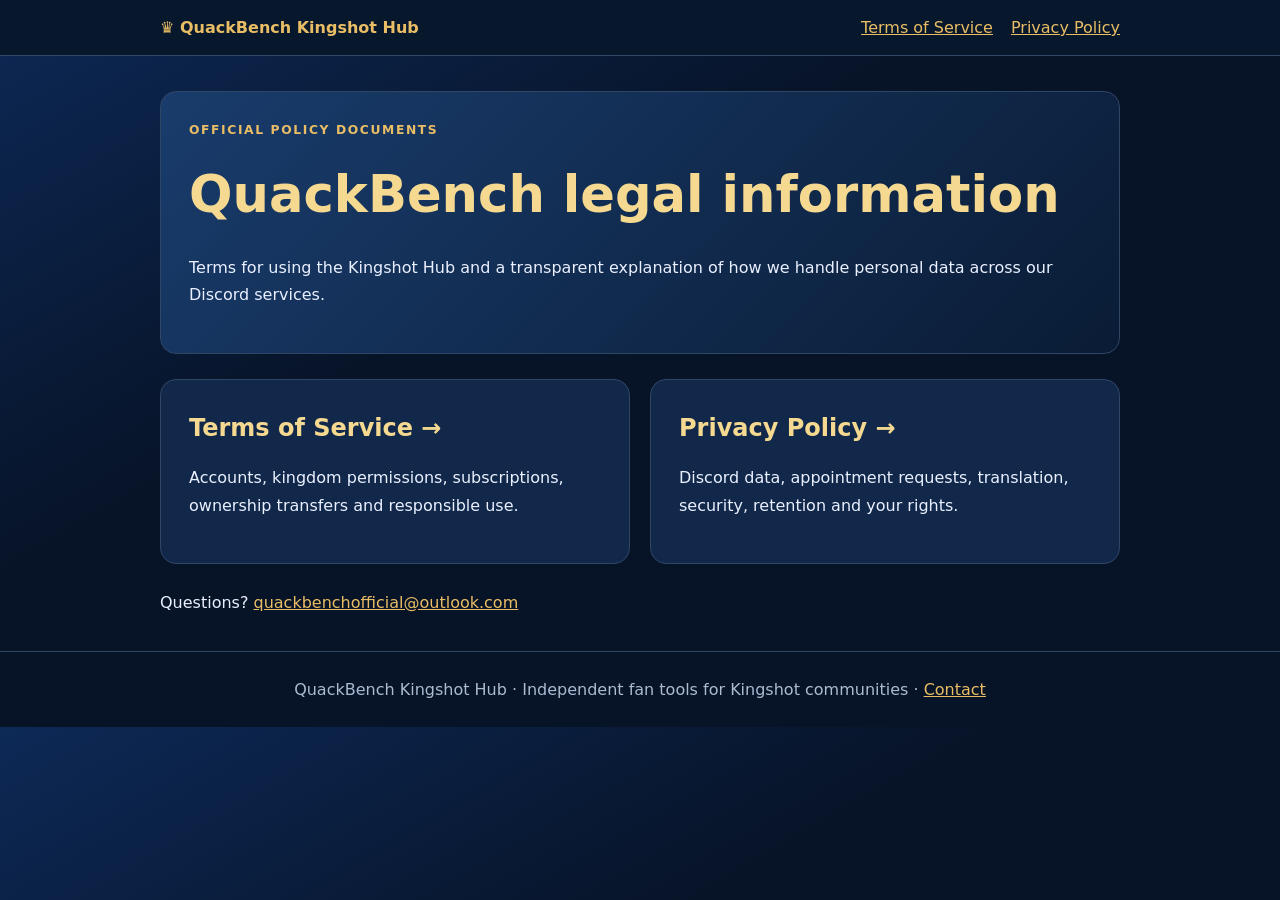
<file: index.html>
<!doctype html><html lang="en"><head><meta charset="utf-8"><meta name="viewport" content="width=device-width,initial-scale=1"><meta name="description" content="Legal information — QuackBench Kingshot Hub policies"><meta name="theme-color" content="#071327"><title>Legal information | QuackBench Kingshot Hub</title><link rel="stylesheet" href="assets/style.css"></head><body><header><div class="head"><a class="brand" href="/">♛ QuackBench Kingshot Hub</a><nav class="nav"><a href="/terms">Terms of Service</a><a href="/privacy">Privacy Policy</a></nav></div></header><main><div class="hero"><div class="eyebrow">Official policy documents</div><h1>QuackBench legal information</h1><p>Terms for using the Kingshot Hub and a transparent explanation of how we handle personal data across our Discord services.</p></div><div class="cards"><a href="/terms"><h2>Terms of Service →</h2><p>Accounts, kingdom permissions, subscriptions, ownership transfers and responsible use.</p></a><a href="/privacy"><h2>Privacy Policy →</h2><p>Discord data, appointment requests, translation, security, retention and your rights.</p></a></div><p>Questions? <a href="mailto:quackbenchofficial@outlook.com">quackbenchofficial@outlook.com</a></p></main><footer>QuackBench Kingshot Hub · Independent fan tools for Kingshot communities · <a href="mailto:quackbenchofficial@outlook.com">Contact</a></footer></body></html>
</file>
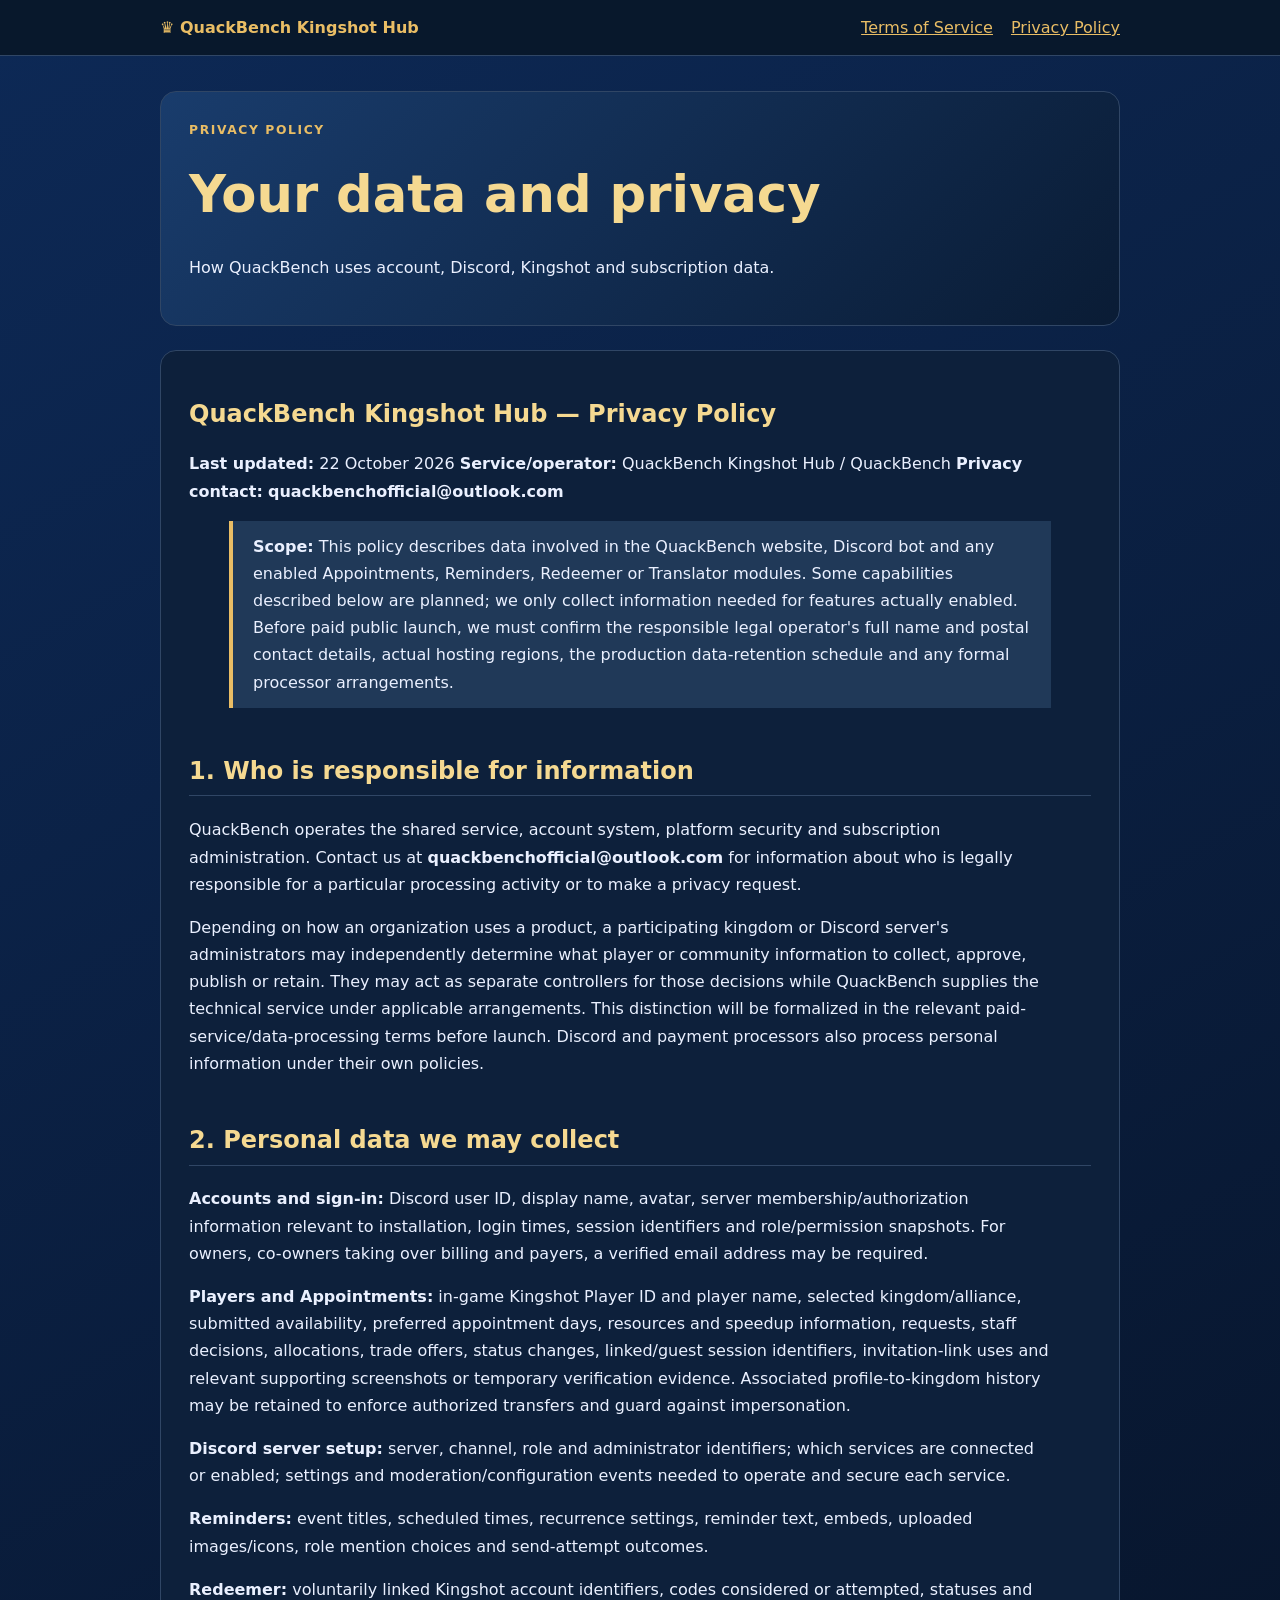
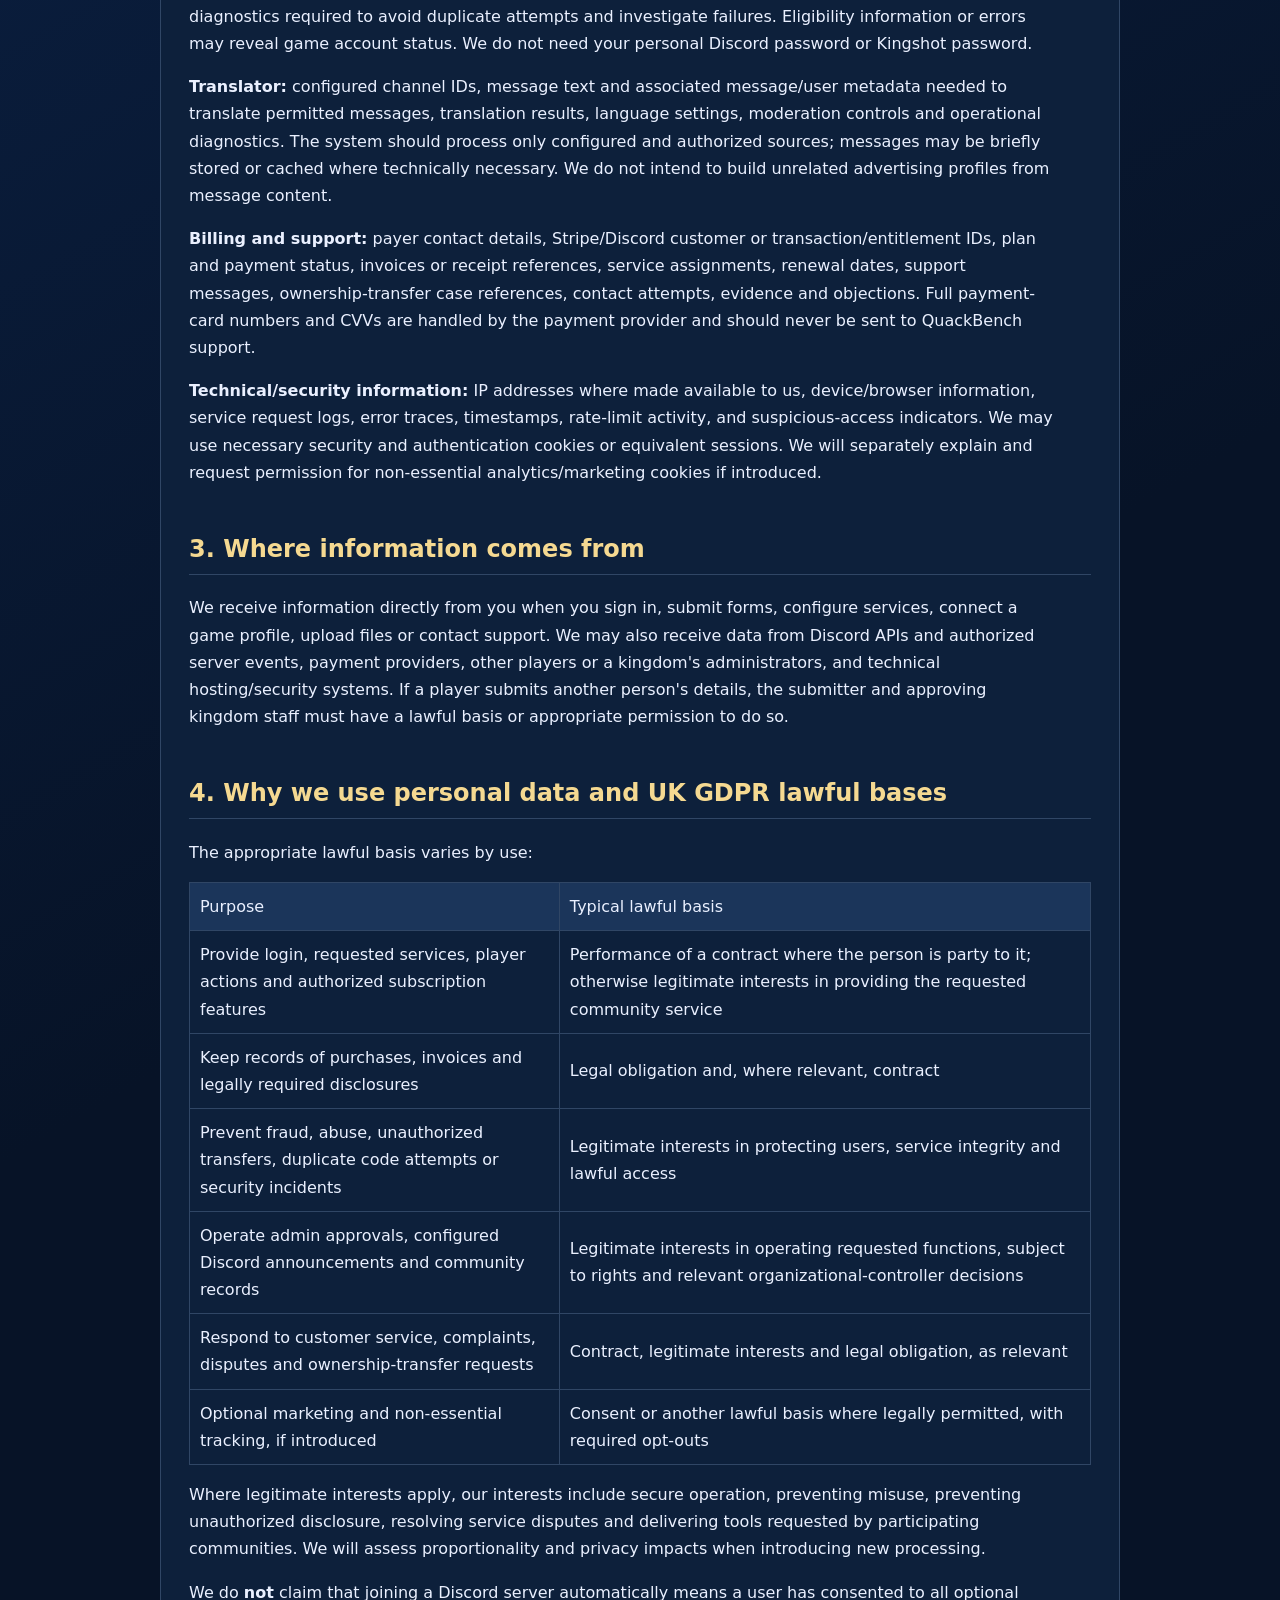
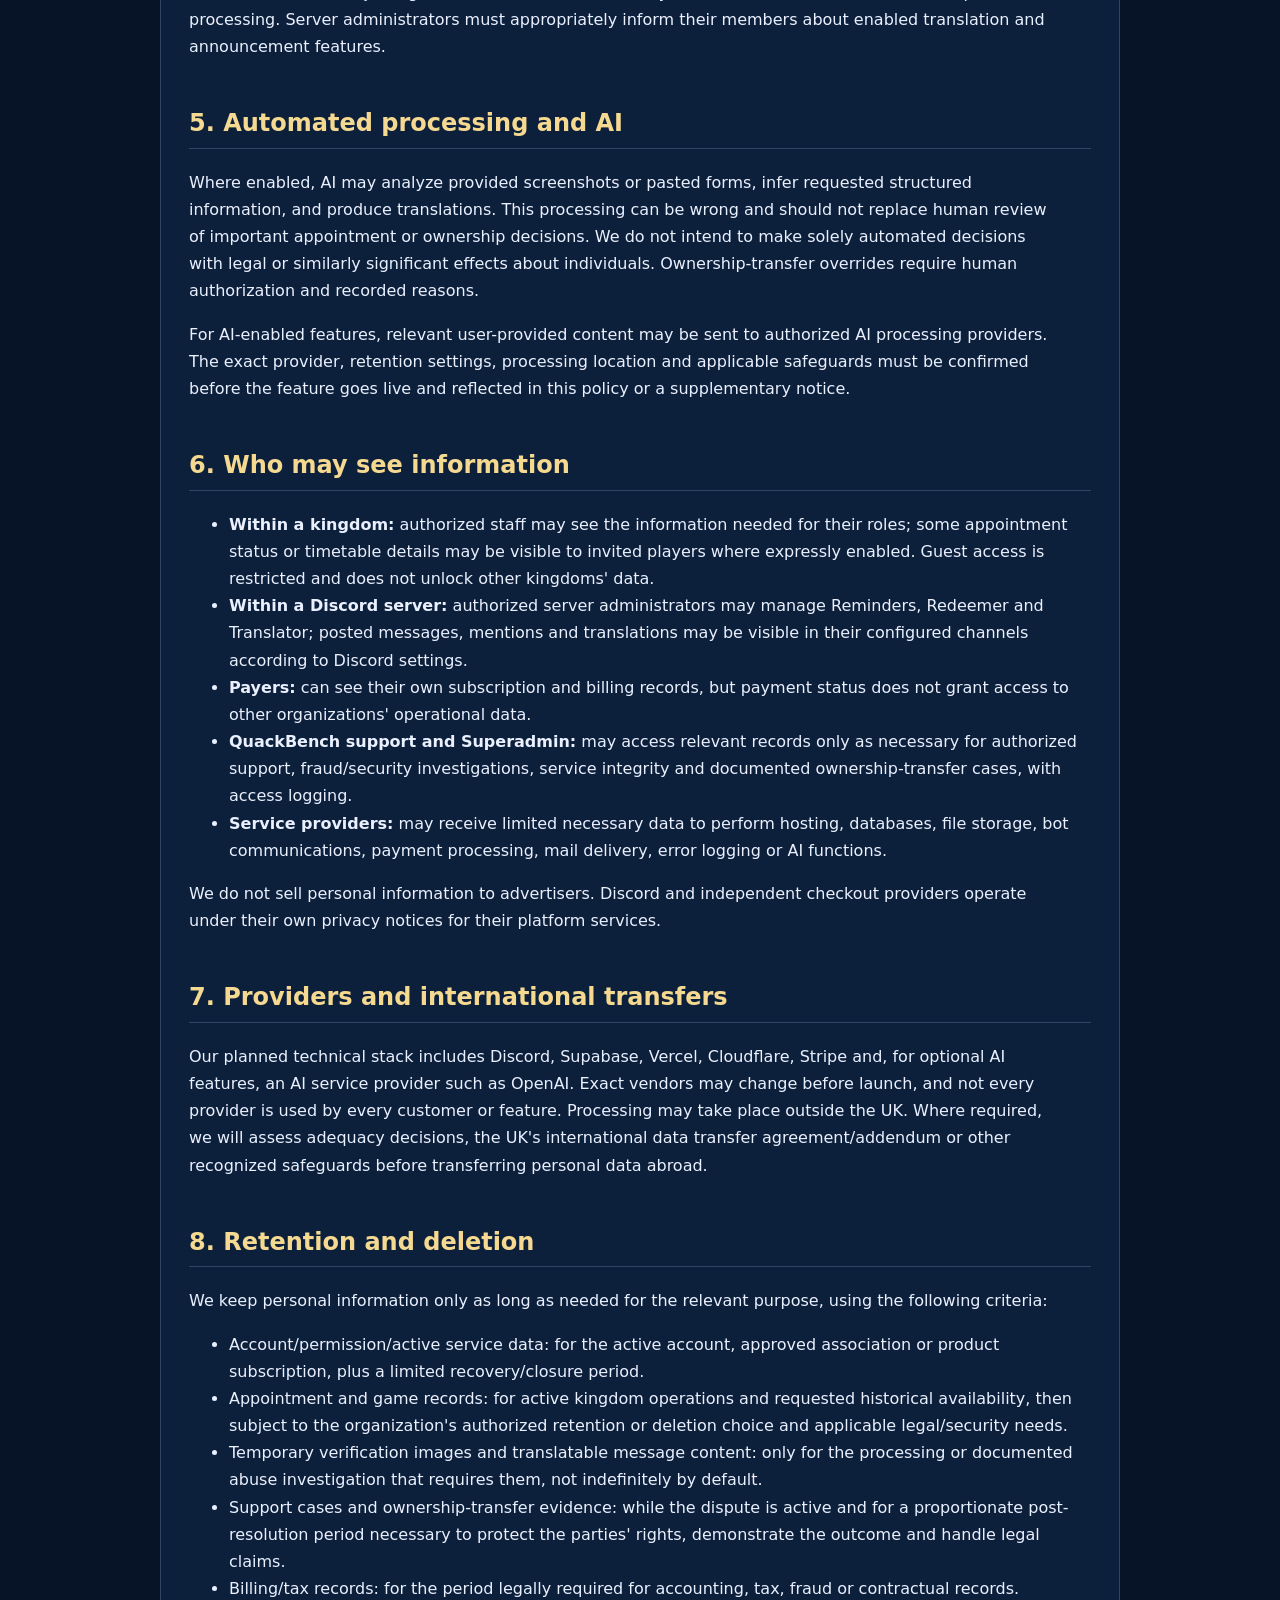
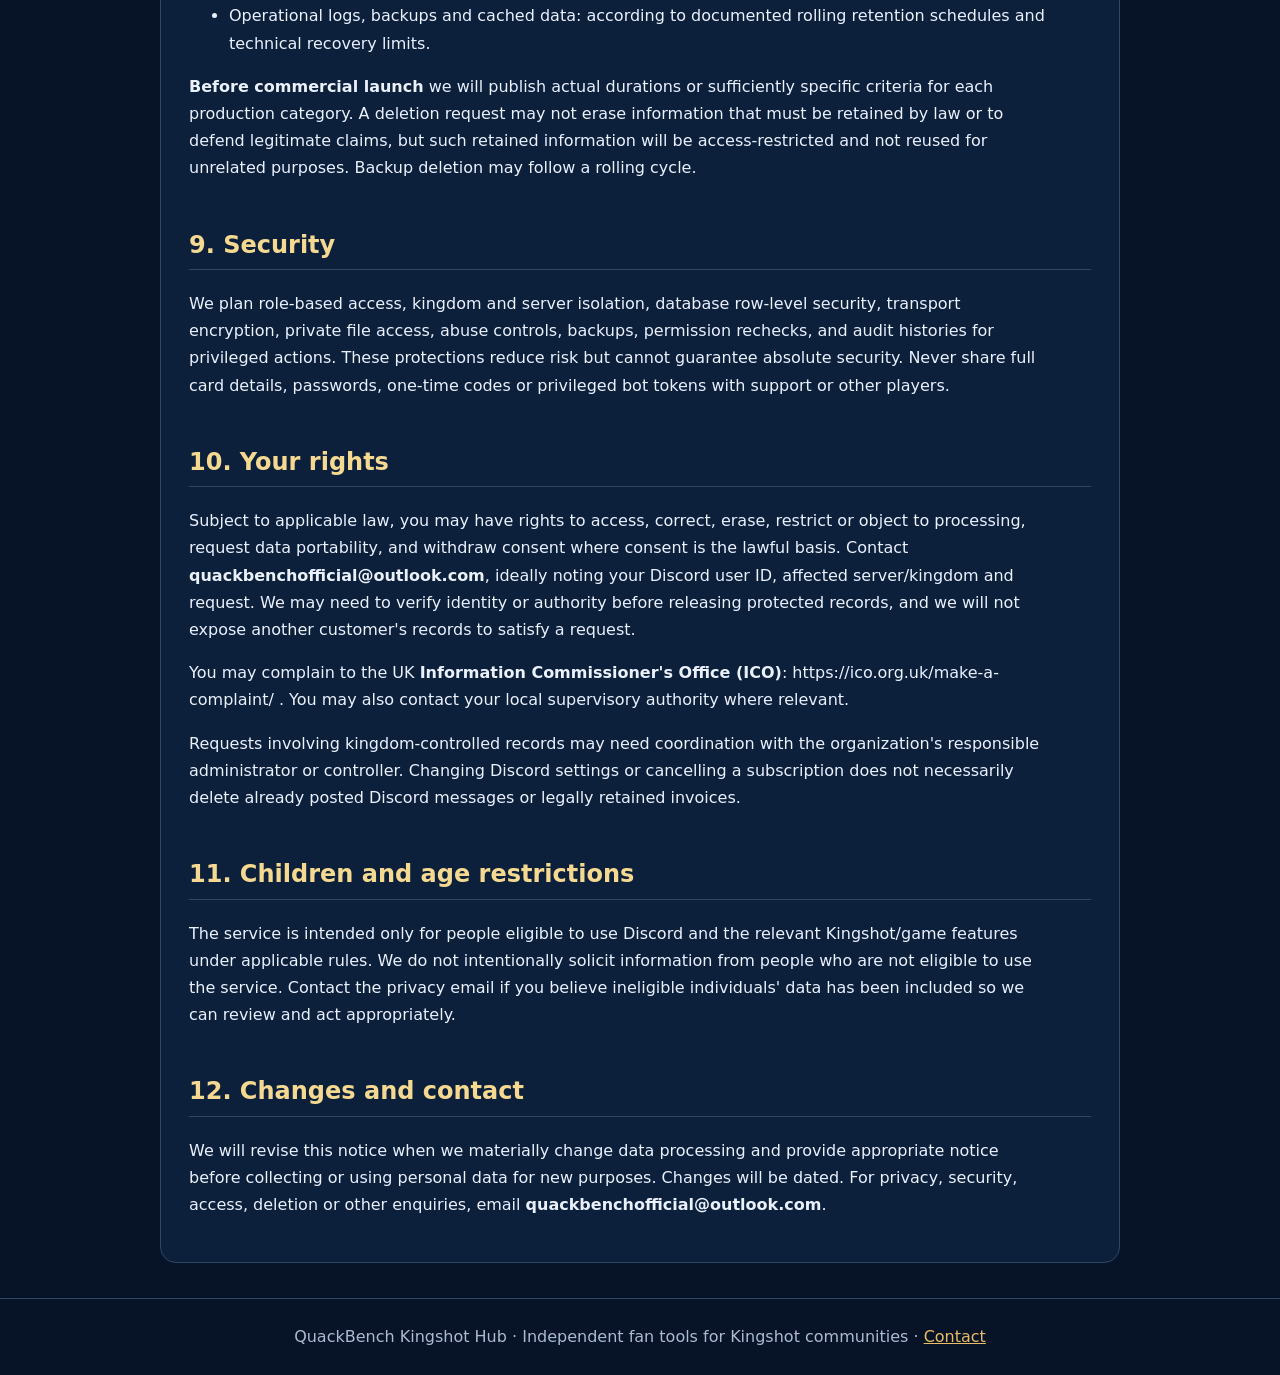
<file: privacy/index.html>
<!doctype html><html lang="en"><head><meta charset="utf-8"><meta name="viewport" content="width=device-width,initial-scale=1"><meta name="description" content="Privacy Policy — QuackBench Kingshot Hub policies"><meta name="theme-color" content="#071327"><title>Privacy Policy | QuackBench Kingshot Hub</title><link rel="stylesheet" href="../assets/style.css"></head><body><header><div class="head"><a class="brand" href="/">♛ QuackBench Kingshot Hub</a><nav class="nav"><a href="/terms">Terms of Service</a><a href="/privacy">Privacy Policy</a></nav></div></header><main><div class="hero"><div class="eyebrow">Privacy Policy</div><h1>Your data and privacy</h1><p>How QuackBench uses account, Discord, Kingshot and subscription data.</p></div><article class="sheet"><h1>QuackBench Kingshot Hub — Privacy Policy</h1>
<p><strong>Last updated:</strong> 22 October 2026 <strong>Service/operator:</strong> QuackBench Kingshot Hub / QuackBench <strong>Privacy contact:</strong> <strong>quackbenchofficial@outlook.com</strong></p>
<blockquote><strong>Scope:</strong> This policy describes data involved in the QuackBench website, Discord bot and any enabled Appointments, Reminders, Redeemer or Translator modules. Some capabilities described below are planned; we only collect information needed for features actually enabled. Before paid public launch, we must confirm the responsible legal operator's full name and postal contact details, actual hosting regions, the production data-retention schedule and any formal processor arrangements.</blockquote>
<h2>1. Who is responsible for information</h2>
<p>QuackBench operates the shared service, account system, platform security and subscription administration. Contact us at <strong>quackbenchofficial@outlook.com</strong> for information about who is legally responsible for a particular processing activity or to make a privacy request.</p>
<p>Depending on how an organization uses a product, a participating kingdom or Discord server's administrators may independently determine what player or community information to collect, approve, publish or retain. They may act as separate controllers for those decisions while QuackBench supplies the technical service under applicable arrangements. This distinction will be formalized in the relevant paid-service/data-processing terms before launch. Discord and payment processors also process personal information under their own policies.</p>
<h2>2. Personal data we may collect</h2>
<p><strong>Accounts and sign-in:</strong> Discord user ID, display name, avatar, server membership/authorization information relevant to installation, login times, session identifiers and role/permission snapshots. For owners, co-owners taking over billing and payers, a verified email address may be required.</p>
<p><strong>Players and Appointments:</strong> in-game Kingshot Player ID and player name, selected kingdom/alliance, submitted availability, preferred appointment days, resources and speedup information, requests, staff decisions, allocations, trade offers, status changes, linked/guest session identifiers, invitation-link uses and relevant supporting screenshots or temporary verification evidence. Associated profile-to-kingdom history may be retained to enforce authorized transfers and guard against impersonation.</p>
<p><strong>Discord server setup:</strong> server, channel, role and administrator identifiers; which services are connected or enabled; settings and moderation/configuration events needed to operate and secure each service.</p>
<p><strong>Reminders:</strong> event titles, scheduled times, recurrence settings, reminder text, embeds, uploaded images/icons, role mention choices and send-attempt outcomes.</p>
<p><strong>Redeemer:</strong> voluntarily linked Kingshot account identifiers, codes considered or attempted, statuses and diagnostics required to avoid duplicate attempts and investigate failures. Eligibility information or errors may reveal game account status. We do not need your personal Discord password or Kingshot password.</p>
<p><strong>Translator:</strong> configured channel IDs, message text and associated message/user metadata needed to translate permitted messages, translation results, language settings, moderation controls and operational diagnostics. The system should process only configured and authorized sources; messages may be briefly stored or cached where technically necessary. We do not intend to build unrelated advertising profiles from message content.</p>
<p><strong>Billing and support:</strong> payer contact details, Stripe/Discord customer or transaction/entitlement IDs, plan and payment status, invoices or receipt references, service assignments, renewal dates, support messages, ownership-transfer case references, contact attempts, evidence and objections. Full payment-card numbers and CVVs are handled by the payment provider and should never be sent to QuackBench support.</p>
<p><strong>Technical/security information:</strong> IP addresses where made available to us, device/browser information, service request logs, error traces, timestamps, rate-limit activity, and suspicious-access indicators. We may use necessary security and authentication cookies or equivalent sessions. We will separately explain and request permission for non-essential analytics/marketing cookies if introduced.</p>
<h2>3. Where information comes from</h2>
<p>We receive information directly from you when you sign in, submit forms, configure services, connect a game profile, upload files or contact support. We may also receive data from Discord APIs and authorized server events, payment providers, other players or a kingdom's administrators, and technical hosting/security systems. If a player submits another person's details, the submitter and approving kingdom staff must have a lawful basis or appropriate permission to do so.</p>
<h2>4. Why we use personal data and UK GDPR lawful bases</h2>
<p>The appropriate lawful basis varies by use:</p>
<table><tbody>
<tr><td>Purpose</td><td>Typical lawful basis</td></tr>
<tr><td>Provide login, requested services, player actions and authorized subscription features</td><td>Performance of a contract where the person is party to it; otherwise legitimate interests in providing the requested community service</td></tr>
<tr><td>Keep records of purchases, invoices and legally required disclosures</td><td>Legal obligation and, where relevant, contract</td></tr>
<tr><td>Prevent fraud, abuse, unauthorized transfers, duplicate code attempts or security incidents</td><td>Legitimate interests in protecting users, service integrity and lawful access</td></tr>
<tr><td>Operate admin approvals, configured Discord announcements and community records</td><td>Legitimate interests in operating requested functions, subject to rights and relevant organizational-controller decisions</td></tr>
<tr><td>Respond to customer service, complaints, disputes and ownership-transfer requests</td><td>Contract, legitimate interests and legal obligation, as relevant</td></tr>
<tr><td>Optional marketing and non-essential tracking, if introduced</td><td>Consent or another lawful basis where legally permitted, with required opt-outs</td></tr>
</tbody></table>
<p>Where legitimate interests apply, our interests include secure operation, preventing misuse, preventing unauthorized disclosure, resolving service disputes and delivering tools requested by participating communities. We will assess proportionality and privacy impacts when introducing new processing.</p>
<p>We do <strong>not</strong> claim that joining a Discord server automatically means a user has consented to all optional processing. Server administrators must appropriately inform their members about enabled translation and announcement features.</p>
<h2>5. Automated processing and AI</h2>
<p>Where enabled, AI may analyze provided screenshots or pasted forms, infer requested structured information, and produce translations. This processing can be wrong and should not replace human review of important appointment or ownership decisions. We do not intend to make solely automated decisions with legal or similarly significant effects about individuals. Ownership-transfer overrides require human authorization and recorded reasons.</p>
<p>For AI-enabled features, relevant user-provided content may be sent to authorized AI processing providers. The exact provider, retention settings, processing location and applicable safeguards must be confirmed before the feature goes live and reflected in this policy or a supplementary notice.</p>
<h2>6. Who may see information</h2>
<ul>
<li><strong>Within a kingdom:</strong> authorized staff may see the information needed for their roles; some appointment status or timetable details may be visible to invited players where expressly enabled. Guest access is restricted and does not unlock other kingdoms' data.</li>
<li><strong>Within a Discord server:</strong> authorized server administrators may manage Reminders, Redeemer and Translator; posted messages, mentions and translations may be visible in their configured channels according to Discord settings.</li>
<li><strong>Payers:</strong> can see their own subscription and billing records, but payment status does not grant access to other organizations' operational data.</li>
<li><strong>QuackBench support and Superadmin:</strong> may access relevant records only as necessary for authorized support, fraud/security investigations, service integrity and documented ownership-transfer cases, with access logging.</li>
<li><strong>Service providers:</strong> may receive limited necessary data to perform hosting, databases, file storage, bot communications, payment processing, mail delivery, error logging or AI functions.</li>
</ul>
<p>We do not sell personal information to advertisers. Discord and independent checkout providers operate under their own privacy notices for their platform services.</p>
<h2>7. Providers and international transfers</h2>
<p>Our planned technical stack includes Discord, Supabase, Vercel, Cloudflare, Stripe and, for optional AI features, an AI service provider such as OpenAI. Exact vendors may change before launch, and not every provider is used by every customer or feature. Processing may take place outside the UK. Where required, we will assess adequacy decisions, the UK's international data transfer agreement/addendum or other recognized safeguards before transferring personal data abroad.</p>
<h2>8. Retention and deletion</h2>
<p>We keep personal information only as long as needed for the relevant purpose, using the following criteria:</p>
<ul>
<li>Account/permission/active service data: for the active account, approved association or product subscription, plus a limited recovery/closure period.</li>
<li>Appointment and game records: for active kingdom operations and requested historical availability, then subject to the organization's authorized retention or deletion choice and applicable legal/security needs.</li>
<li>Temporary verification images and translatable message content: only for the processing or documented abuse investigation that requires them, not indefinitely by default.</li>
<li>Support cases and ownership-transfer evidence: while the dispute is active and for a proportionate post-resolution period necessary to protect the parties' rights, demonstrate the outcome and handle legal claims.</li>
<li>Billing/tax records: for the period legally required for accounting, tax, fraud or contractual records.</li>
<li>Operational logs, backups and cached data: according to documented rolling retention schedules and technical recovery limits.</li>
</ul>
<p><strong>Before commercial launch</strong> we will publish actual durations or sufficiently specific criteria for each production category. A deletion request may not erase information that must be retained by law or to defend legitimate claims, but such retained information will be access-restricted and not reused for unrelated purposes. Backup deletion may follow a rolling cycle.</p>
<h2>9. Security</h2>
<p>We plan role-based access, kingdom and server isolation, database row-level security, transport encryption, private file access, abuse controls, backups, permission rechecks, and audit histories for privileged actions. These protections reduce risk but cannot guarantee absolute security. Never share full card details, passwords, one-time codes or privileged bot tokens with support or other players.</p>
<h2>10. Your rights</h2>
<p>Subject to applicable law, you may have rights to access, correct, erase, restrict or object to processing, request data portability, and withdraw consent where consent is the lawful basis. Contact <strong>quackbenchofficial@outlook.com</strong>, ideally noting your Discord user ID, affected server/kingdom and request. We may need to verify identity or authority before releasing protected records, and we will not expose another customer's records to satisfy a request.</p>
<p>You may complain to the UK <strong>Information Commissioner's Office (ICO)</strong>: https://ico.org.uk/make-a-complaint/ . You may also contact your local supervisory authority where relevant.</p>
<p>Requests involving kingdom-controlled records may need coordination with the organization's responsible administrator or controller. Changing Discord settings or cancelling a subscription does not necessarily delete already posted Discord messages or legally retained invoices.</p>
<h2>11. Children and age restrictions</h2>
<p>The service is intended only for people eligible to use Discord and the relevant Kingshot/game features under applicable rules. We do not intentionally solicit information from people who are not eligible to use the service. Contact the privacy email if you believe ineligible individuals' data has been included so we can review and act appropriately.</p>
<h2>12. Changes and contact</h2>
<p>We will revise this notice when we materially change data processing and provide appropriate notice before collecting or using personal data for new purposes. Changes will be dated. For privacy, security, access, deletion or other enquiries, email <strong>quackbenchofficial@outlook.com</strong>.</p></article></main><footer>QuackBench Kingshot Hub · Independent fan tools for Kingshot communities · <a href="mailto:quackbenchofficial@outlook.com">Contact</a></footer></body></html>
</file>
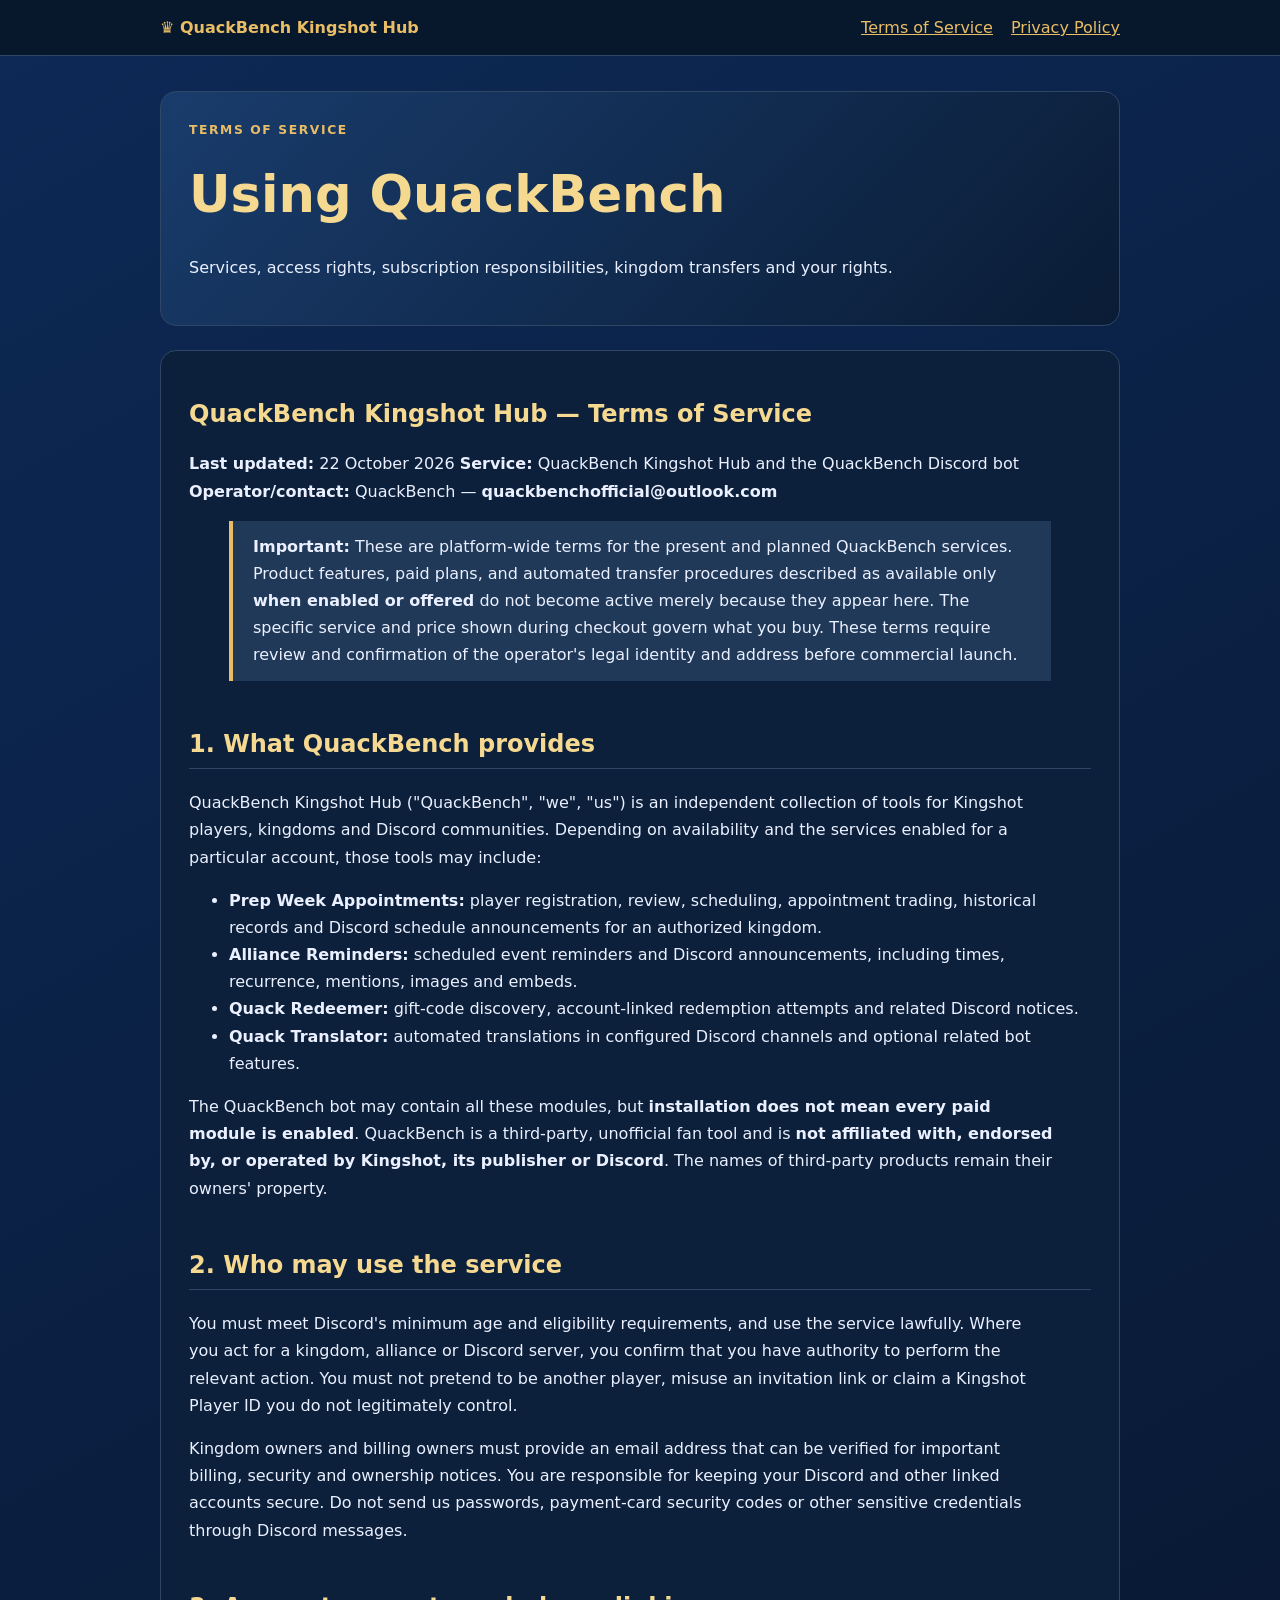
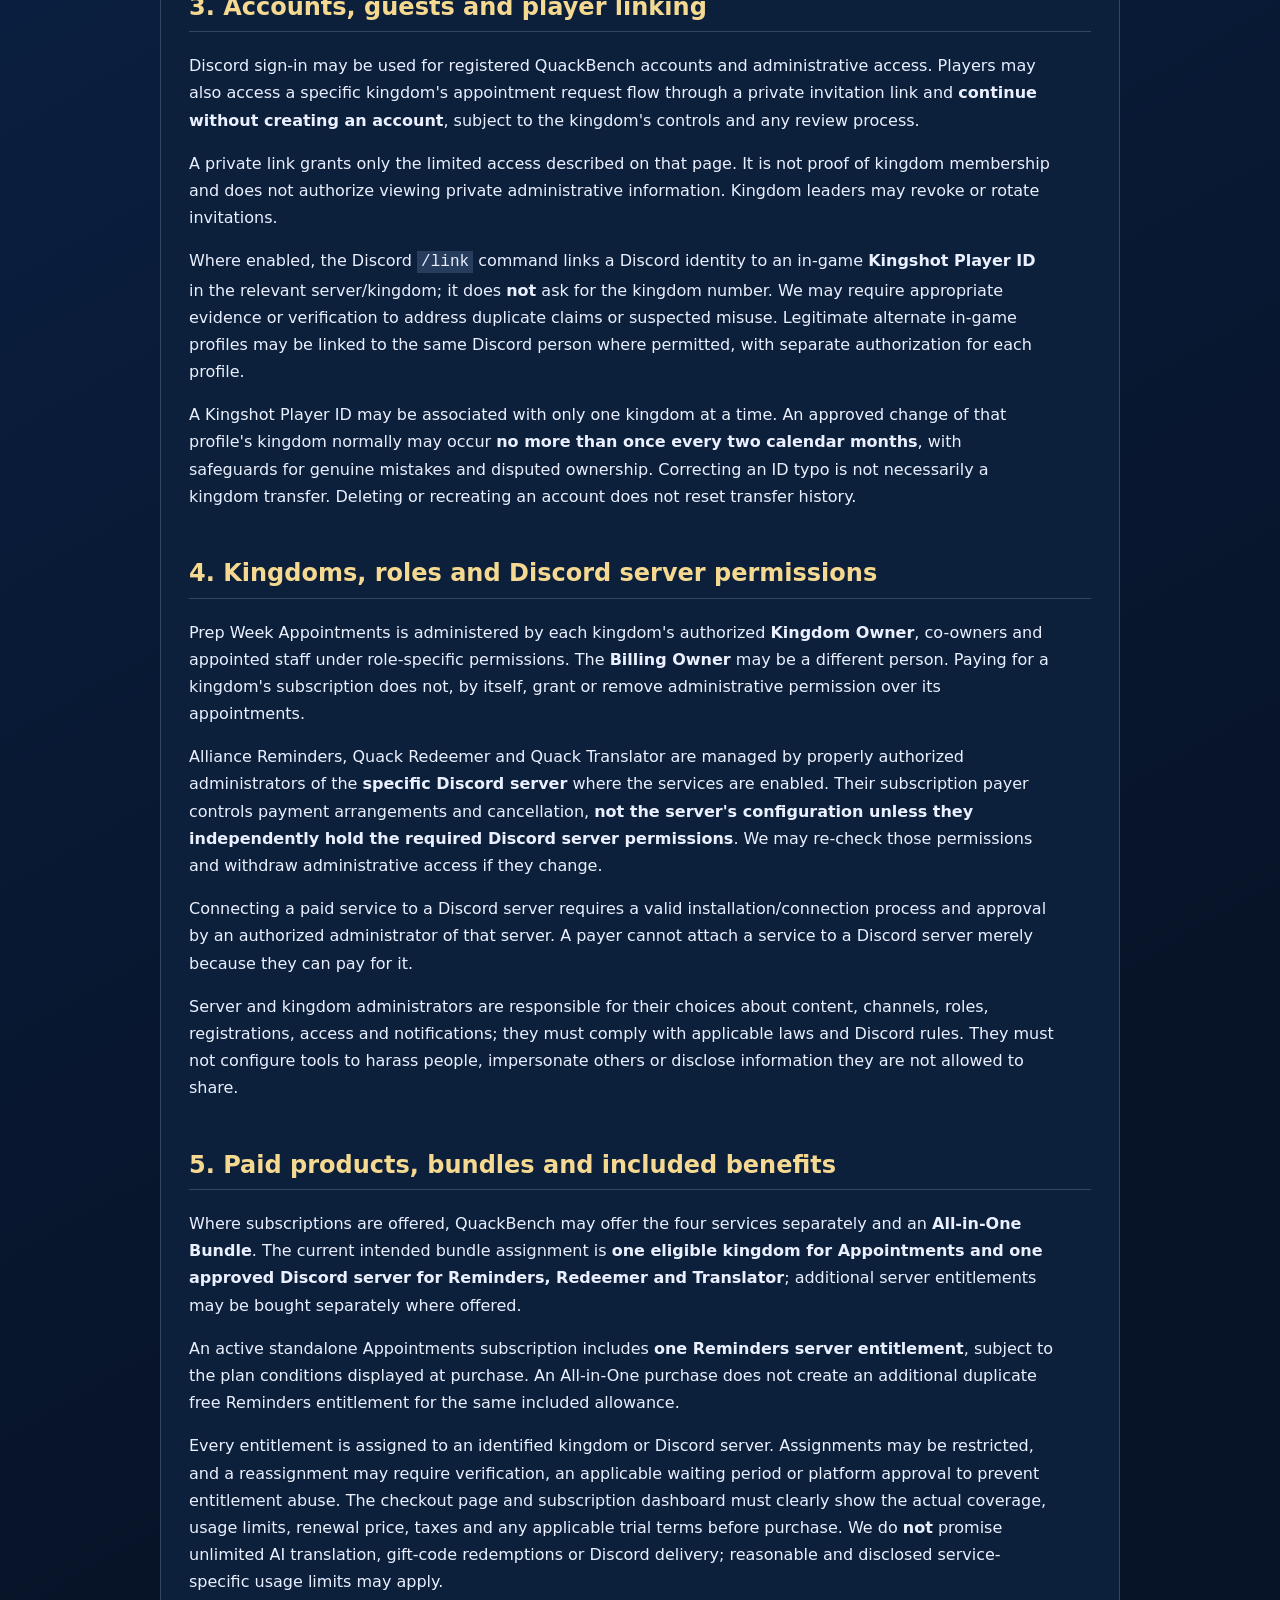
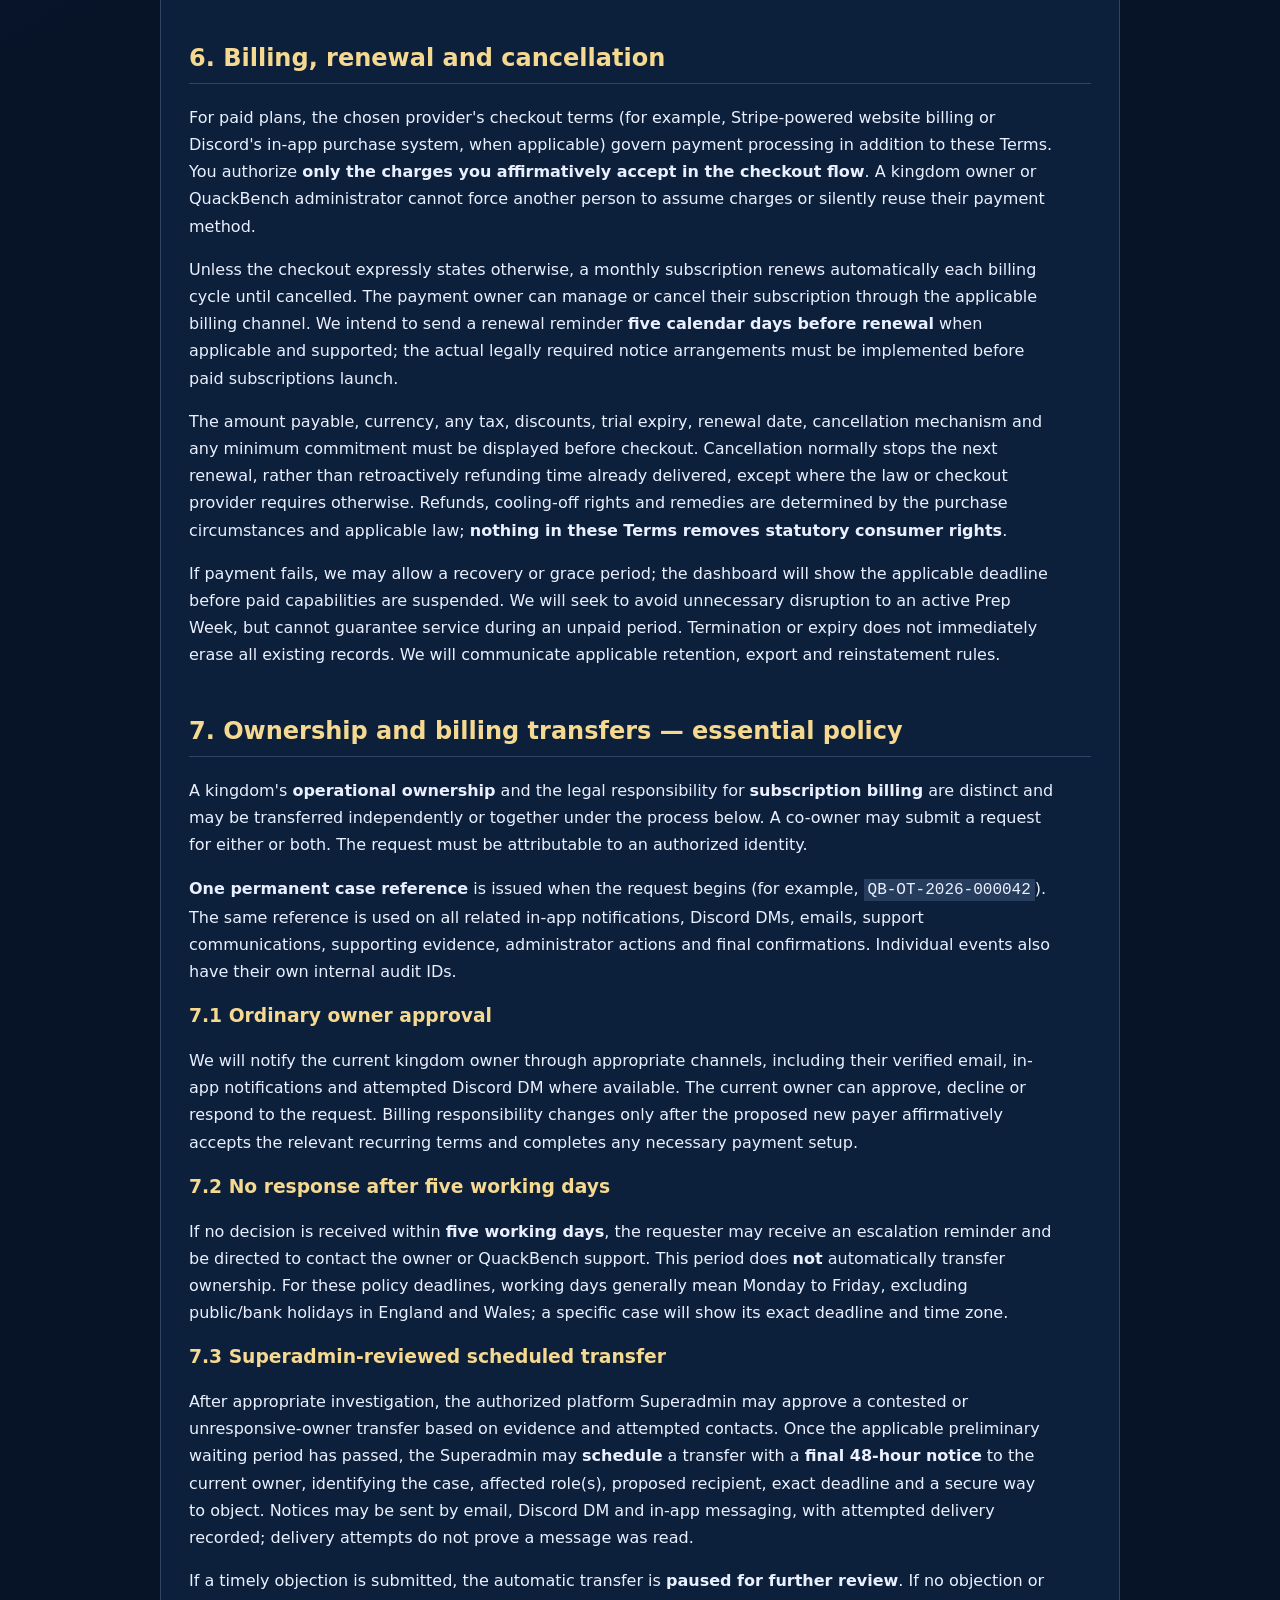
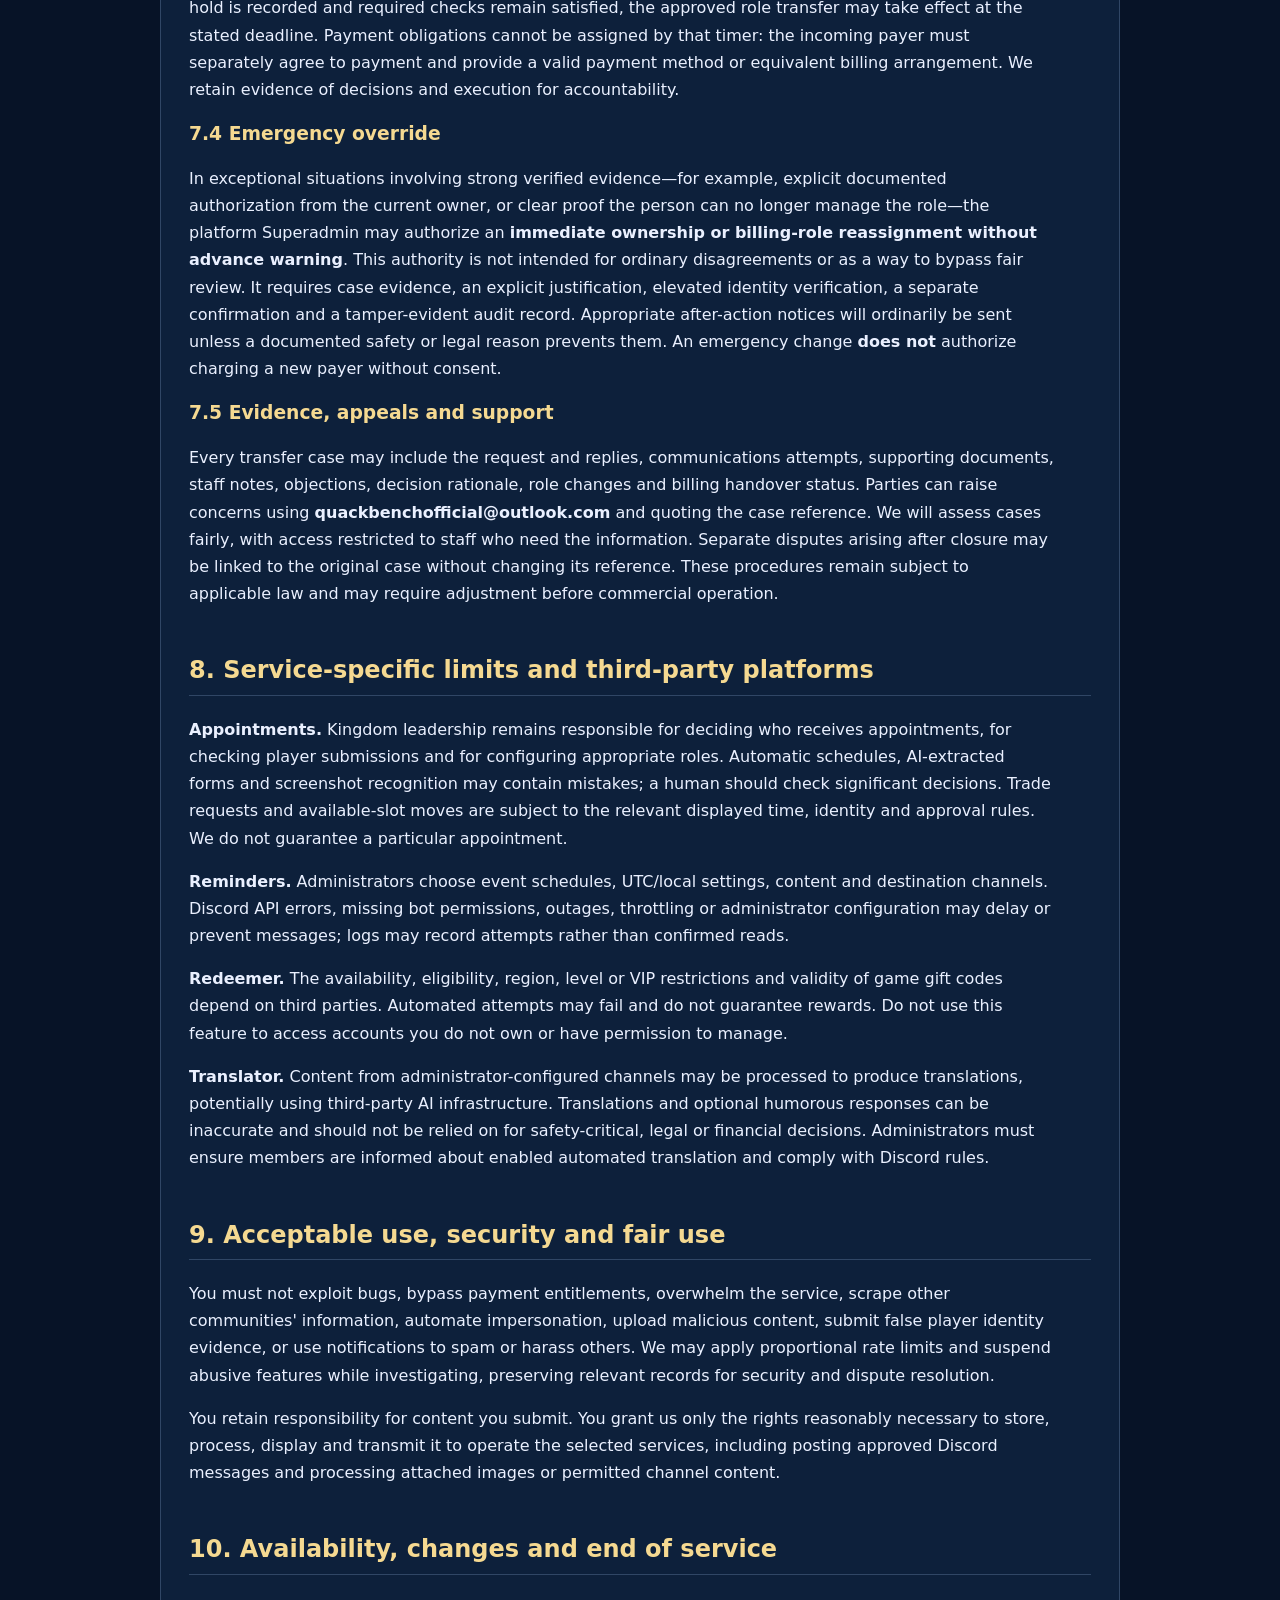
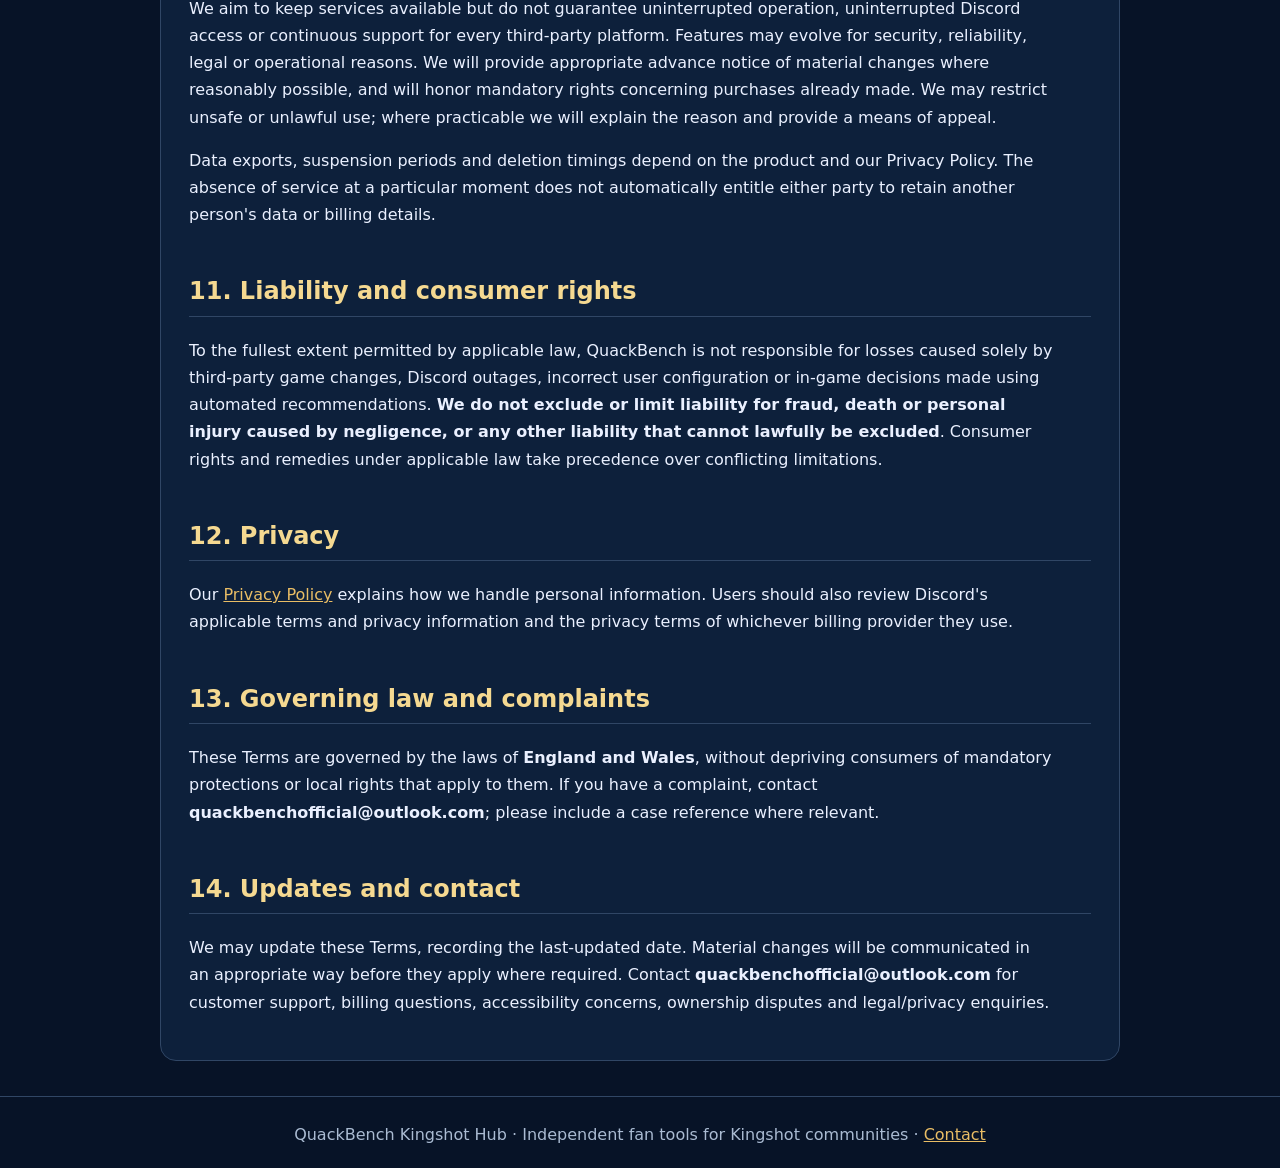
<file: terms/index.html>
<!doctype html><html lang="en"><head><meta charset="utf-8"><meta name="viewport" content="width=device-width,initial-scale=1"><meta name="description" content="Terms of Service — QuackBench Kingshot Hub policies"><meta name="theme-color" content="#071327"><title>Terms of Service | QuackBench Kingshot Hub</title><link rel="stylesheet" href="../assets/style.css"></head><body><header><div class="head"><a class="brand" href="/">♛ QuackBench Kingshot Hub</a><nav class="nav"><a href="/terms">Terms of Service</a><a href="/privacy">Privacy Policy</a></nav></div></header><main><div class="hero"><div class="eyebrow">Terms of Service</div><h1>Using QuackBench</h1><p>Services, access rights, subscription responsibilities, kingdom transfers and your rights.</p></div><article class="sheet"><h1>QuackBench Kingshot Hub — Terms of Service</h1>
<p><strong>Last updated:</strong> 22 October 2026 <strong>Service:</strong> QuackBench Kingshot Hub and the QuackBench Discord bot <strong>Operator/contact:</strong> QuackBench — <strong>quackbenchofficial@outlook.com</strong></p>
<blockquote><strong>Important:</strong> These are platform-wide terms for the present and planned QuackBench services. Product features, paid plans, and automated transfer procedures described as available only <strong>when enabled or offered</strong> do not become active merely because they appear here. The specific service and price shown during checkout govern what you buy. These terms require review and confirmation of the operator's legal identity and address before commercial launch.</blockquote>
<h2>1. What QuackBench provides</h2>
<p>QuackBench Kingshot Hub (&quot;QuackBench&quot;, &quot;we&quot;, &quot;us&quot;) is an independent collection of tools for Kingshot players, kingdoms and Discord communities. Depending on availability and the services enabled for a particular account, those tools may include:</p>
<ul>
<li><strong>Prep Week Appointments:</strong> player registration, review, scheduling, appointment trading, historical records and Discord schedule announcements for an authorized kingdom.</li>
<li><strong>Alliance Reminders:</strong> scheduled event reminders and Discord announcements, including times, recurrence, mentions, images and embeds.</li>
<li><strong>Quack Redeemer:</strong> gift-code discovery, account-linked redemption attempts and related Discord notices.</li>
<li><strong>Quack Translator:</strong> automated translations in configured Discord channels and optional related bot features.</li>
</ul>
<p>The QuackBench bot may contain all these modules, but <strong>installation does not mean every paid module is enabled</strong>. QuackBench is a third-party, unofficial fan tool and is <strong>not affiliated with, endorsed by, or operated by Kingshot, its publisher or Discord</strong>. The names of third-party products remain their owners' property.</p>
<h2>2. Who may use the service</h2>
<p>You must meet Discord's minimum age and eligibility requirements, and use the service lawfully. Where you act for a kingdom, alliance or Discord server, you confirm that you have authority to perform the relevant action. You must not pretend to be another player, misuse an invitation link or claim a Kingshot Player ID you do not legitimately control.</p>
<p>Kingdom owners and billing owners must provide an email address that can be verified for important billing, security and ownership notices. You are responsible for keeping your Discord and other linked accounts secure. Do not send us passwords, payment-card security codes or other sensitive credentials through Discord messages.</p>
<h2>3. Accounts, guests and player linking</h2>
<p>Discord sign-in may be used for registered QuackBench accounts and administrative access. Players may also access a specific kingdom's appointment request flow through a private invitation link and <strong>continue without creating an account</strong>, subject to the kingdom's controls and any review process.</p>
<p>A private link grants only the limited access described on that page. It is not proof of kingdom membership and does not authorize viewing private administrative information. Kingdom leaders may revoke or rotate invitations.</p>
<p>Where enabled, the Discord <code>/link</code> command links a Discord identity to an in-game <strong>Kingshot Player ID</strong> in the relevant server/kingdom; it does <strong>not</strong> ask for the kingdom number. We may require appropriate evidence or verification to address duplicate claims or suspected misuse. Legitimate alternate in-game profiles may be linked to the same Discord person where permitted, with separate authorization for each profile.</p>
<p>A Kingshot Player ID may be associated with only one kingdom at a time. An approved change of that profile's kingdom normally may occur <strong>no more than once every two calendar months</strong>, with safeguards for genuine mistakes and disputed ownership. Correcting an ID typo is not necessarily a kingdom transfer. Deleting or recreating an account does not reset transfer history.</p>
<h2>4. Kingdoms, roles and Discord server permissions</h2>
<p>Prep Week Appointments is administered by each kingdom's authorized <strong>Kingdom Owner</strong>, co-owners and appointed staff under role-specific permissions. The <strong>Billing Owner</strong> may be a different person. Paying for a kingdom's subscription does not, by itself, grant or remove administrative permission over its appointments.</p>
<p>Alliance Reminders, Quack Redeemer and Quack Translator are managed by properly authorized administrators of the <strong>specific Discord server</strong> where the services are enabled. Their subscription payer controls payment arrangements and cancellation, <strong>not the server's configuration unless they independently hold the required Discord server permissions</strong>. We may re-check those permissions and withdraw administrative access if they change.</p>
<p>Connecting a paid service to a Discord server requires a valid installation/connection process and approval by an authorized administrator of that server. A payer cannot attach a service to a Discord server merely because they can pay for it.</p>
<p>Server and kingdom administrators are responsible for their choices about content, channels, roles, registrations, access and notifications; they must comply with applicable laws and Discord rules. They must not configure tools to harass people, impersonate others or disclose information they are not allowed to share.</p>
<h2>5. Paid products, bundles and included benefits</h2>
<p>Where subscriptions are offered, QuackBench may offer the four services separately and an <strong>All-in-One Bundle</strong>. The current intended bundle assignment is <strong>one eligible kingdom for Appointments and one approved Discord server for Reminders, Redeemer and Translator</strong>; additional server entitlements may be bought separately where offered.</p>
<p>An active standalone Appointments subscription includes <strong>one Reminders server entitlement</strong>, subject to the plan conditions displayed at purchase. An All-in-One purchase does not create an additional duplicate free Reminders entitlement for the same included allowance.</p>
<p>Every entitlement is assigned to an identified kingdom or Discord server. Assignments may be restricted, and a reassignment may require verification, an applicable waiting period or platform approval to prevent entitlement abuse. The checkout page and subscription dashboard must clearly show the actual coverage, usage limits, renewal price, taxes and any applicable trial terms before purchase. We do <strong>not</strong> promise unlimited AI translation, gift-code redemptions or Discord delivery; reasonable and disclosed service-specific usage limits may apply.</p>
<h2>6. Billing, renewal and cancellation</h2>
<p>For paid plans, the chosen provider's checkout terms (for example, Stripe-powered website billing or Discord's in-app purchase system, when applicable) govern payment processing in addition to these Terms. You authorize <strong>only the charges you affirmatively accept in the checkout flow</strong>. A kingdom owner or QuackBench administrator cannot force another person to assume charges or silently reuse their payment method.</p>
<p>Unless the checkout expressly states otherwise, a monthly subscription renews automatically each billing cycle until cancelled. The payment owner can manage or cancel their subscription through the applicable billing channel. We intend to send a renewal reminder <strong>five calendar days before renewal</strong> when applicable and supported; the actual legally required notice arrangements must be implemented before paid subscriptions launch.</p>
<p>The amount payable, currency, any tax, discounts, trial expiry, renewal date, cancellation mechanism and any minimum commitment must be displayed before checkout. Cancellation normally stops the next renewal, rather than retroactively refunding time already delivered, except where the law or checkout provider requires otherwise. Refunds, cooling-off rights and remedies are determined by the purchase circumstances and applicable law; <strong>nothing in these Terms removes statutory consumer rights</strong>.</p>
<p>If payment fails, we may allow a recovery or grace period; the dashboard will show the applicable deadline before paid capabilities are suspended. We will seek to avoid unnecessary disruption to an active Prep Week, but cannot guarantee service during an unpaid period. Termination or expiry does not immediately erase all existing records. We will communicate applicable retention, export and reinstatement rules.</p>
<h2>7. Ownership and billing transfers — essential policy</h2>
<p>A kingdom's <strong>operational ownership</strong> and the legal responsibility for <strong>subscription billing</strong> are distinct and may be transferred independently or together under the process below. A co-owner may submit a request for either or both. The request must be attributable to an authorized identity.</p>
<p><strong>One permanent case reference</strong> is issued when the request begins (for example, <code>QB-OT-2026-000042</code>). The same reference is used on all related in-app notifications, Discord DMs, emails, support communications, supporting evidence, administrator actions and final confirmations. Individual events also have their own internal audit IDs.</p>
<h3>7.1 Ordinary owner approval</h3>
<p>We will notify the current kingdom owner through appropriate channels, including their verified email, in-app notifications and attempted Discord DM where available. The current owner can approve, decline or respond to the request. Billing responsibility changes only after the proposed new payer affirmatively accepts the relevant recurring terms and completes any necessary payment setup.</p>
<h3>7.2 No response after five working days</h3>
<p>If no decision is received within <strong>five working days</strong>, the requester may receive an escalation reminder and be directed to contact the owner or QuackBench support. This period does <strong>not</strong> automatically transfer ownership. For these policy deadlines, working days generally mean Monday to Friday, excluding public/bank holidays in England and Wales; a specific case will show its exact deadline and time zone.</p>
<h3>7.3 Superadmin-reviewed scheduled transfer</h3>
<p>After appropriate investigation, the authorized platform Superadmin may approve a contested or unresponsive-owner transfer based on evidence and attempted contacts. Once the applicable preliminary waiting period has passed, the Superadmin may <strong>schedule</strong> a transfer with a <strong>final 48-hour notice</strong> to the current owner, identifying the case, affected role(s), proposed recipient, exact deadline and a secure way to object. Notices may be sent by email, Discord DM and in-app messaging, with attempted delivery recorded; delivery attempts do not prove a message was read.</p>
<p>If a timely objection is submitted, the automatic transfer is <strong>paused for further review</strong>. If no objection or hold is recorded and required checks remain satisfied, the approved role transfer may take effect at the stated deadline. Payment obligations cannot be assigned by that timer: the incoming payer must separately agree to payment and provide a valid payment method or equivalent billing arrangement. We retain evidence of decisions and execution for accountability.</p>
<h3>7.4 Emergency override</h3>
<p>In exceptional situations involving strong verified evidence—for example, explicit documented authorization from the current owner, or clear proof the person can no longer manage the role—the platform Superadmin may authorize an <strong>immediate ownership or billing-role reassignment without advance warning</strong>. This authority is not intended for ordinary disagreements or as a way to bypass fair review. It requires case evidence, an explicit justification, elevated identity verification, a separate confirmation and a tamper-evident audit record. Appropriate after-action notices will ordinarily be sent unless a documented safety or legal reason prevents them. An emergency change <strong>does not</strong> authorize charging a new payer without consent.</p>
<h3>7.5 Evidence, appeals and support</h3>
<p>Every transfer case may include the request and replies, communications attempts, supporting documents, staff notes, objections, decision rationale, role changes and billing handover status. Parties can raise concerns using <strong>quackbenchofficial@outlook.com</strong> and quoting the case reference. We will assess cases fairly, with access restricted to staff who need the information. Separate disputes arising after closure may be linked to the original case without changing its reference. These procedures remain subject to applicable law and may require adjustment before commercial operation.</p>
<h2>8. Service-specific limits and third-party platforms</h2>
<p><strong>Appointments.</strong> Kingdom leadership remains responsible for deciding who receives appointments, for checking player submissions and for configuring appropriate roles. Automatic schedules, AI-extracted forms and screenshot recognition may contain mistakes; a human should check significant decisions. Trade requests and available-slot moves are subject to the relevant displayed time, identity and approval rules. We do not guarantee a particular appointment.</p>
<p><strong>Reminders.</strong> Administrators choose event schedules, UTC/local settings, content and destination channels. Discord API errors, missing bot permissions, outages, throttling or administrator configuration may delay or prevent messages; logs may record attempts rather than confirmed reads.</p>
<p><strong>Redeemer.</strong> The availability, eligibility, region, level or VIP restrictions and validity of game gift codes depend on third parties. Automated attempts may fail and do not guarantee rewards. Do not use this feature to access accounts you do not own or have permission to manage.</p>
<p><strong>Translator.</strong> Content from administrator-configured channels may be processed to produce translations, potentially using third-party AI infrastructure. Translations and optional humorous responses can be inaccurate and should not be relied on for safety-critical, legal or financial decisions. Administrators must ensure members are informed about enabled automated translation and comply with Discord rules.</p>
<h2>9. Acceptable use, security and fair use</h2>
<p>You must not exploit bugs, bypass payment entitlements, overwhelm the service, scrape other communities' information, automate impersonation, upload malicious content, submit false player identity evidence, or use notifications to spam or harass others. We may apply proportional rate limits and suspend abusive features while investigating, preserving relevant records for security and dispute resolution.</p>
<p>You retain responsibility for content you submit. You grant us only the rights reasonably necessary to store, process, display and transmit it to operate the selected services, including posting approved Discord messages and processing attached images or permitted channel content.</p>
<h2>10. Availability, changes and end of service</h2>
<p>We aim to keep services available but do not guarantee uninterrupted operation, uninterrupted Discord access or continuous support for every third-party platform. Features may evolve for security, reliability, legal or operational reasons. We will provide appropriate advance notice of material changes where reasonably possible, and will honor mandatory rights concerning purchases already made. We may restrict unsafe or unlawful use; where practicable we will explain the reason and provide a means of appeal.</p>
<p>Data exports, suspension periods and deletion timings depend on the product and our Privacy Policy. The absence of service at a particular moment does not automatically entitle either party to retain another person's data or billing details.</p>
<h2>11. Liability and consumer rights</h2>
<p>To the fullest extent permitted by applicable law, QuackBench is not responsible for losses caused solely by third-party game changes, Discord outages, incorrect user configuration or in-game decisions made using automated recommendations. <strong>We do not exclude or limit liability for fraud, death or personal injury caused by negligence, or any other liability that cannot lawfully be excluded</strong>. Consumer rights and remedies under applicable law take precedence over conflicting limitations.</p>
<h2>12. Privacy</h2>
<p>Our <a href="/privacy">Privacy Policy</a> explains how we handle personal information. Users should also review Discord's applicable terms and privacy information and the privacy terms of whichever billing provider they use.</p>
<h2>13. Governing law and complaints</h2>
<p>These Terms are governed by the laws of <strong>England and Wales</strong>, without depriving consumers of mandatory protections or local rights that apply to them. If you have a complaint, contact <strong>quackbenchofficial@outlook.com</strong>; please include a case reference where relevant.</p>
<h2>14. Updates and contact</h2>
<p>We may update these Terms, recording the last-updated date. Material changes will be communicated in an appropriate way before they apply where required. Contact <strong>quackbenchofficial@outlook.com</strong> for customer support, billing questions, accessibility concerns, ownership disputes and legal/privacy enquiries.</p></article></main><footer>QuackBench Kingshot Hub · Independent fan tools for Kingshot communities · <a href="mailto:quackbenchofficial@outlook.com">Contact</a></footer></body></html>
</file>
<file: assets/style.css>
:root{color-scheme:dark;--bg:#071327;--panel:#101f3a;--text:#eaf0ff;--gold:#e9bd65;--border:#304665}*{box-sizing:border-box}body{margin:0;background:linear-gradient(150deg,#0d2956,#071327 40%);color:var(--text);font:16px/1.7 system-ui,Arial,sans-serif}a{color:var(--gold)}header{border-bottom:1px solid var(--border);background:#08182c}.head{max-width:1000px;margin:auto;padding:14px 20px;display:flex;flex-wrap:wrap;gap:18px;justify-content:space-between;align-items:center}.brand{font-weight:800;text-decoration:none}.nav{display:flex;gap:18px}main{max-width:1000px;margin:35px auto;padding:0 20px}.hero,.sheet,.cards a{background:#11284a;border:1px solid var(--border);border-radius:16px;padding:28px}.hero{background:linear-gradient(135deg,#193c6c,#0a1c35)}.hero h1{font-size:clamp(2rem,5vw,3.2rem);color:#f5d991;margin:10px 0}.eyebrow{color:var(--gold);font-size:.77rem;text-transform:uppercase;letter-spacing:.13em;font-weight:700}.sheet{margin-top:24px;background:#0d203b;overflow-wrap:anywhere}.sheet h1,.sheet h2,.sheet h3{color:#f5d991;line-height:1.3}.sheet h2{margin-top:2em;border-bottom:1px solid var(--border);padding-bottom:.35em}.sheet blockquote{border-left:4px solid var(--gold);padding:12px 20px;background:#203958}.sheet table{display:block;overflow-x:auto;border-collapse:collapse}.sheet td{border:1px solid var(--border);padding:10px}.sheet tr:first-child{background:#1b355a}.sheet code{background:#273d5d;padding:2px 4px}.cards{display:grid;grid-template-columns:repeat(auto-fit,minmax(230px,1fr));gap:20px;margin:25px 0}.cards a{display:block;text-decoration:none;color:#eaf0ff}.cards h2{color:#f5d991;margin:0 0 12px}footer{text-align:center;border-top:1px solid var(--border);padding:24px;color:#aabbd2}p,li{max-width:85ch}@media(max-width:650px){.hero,.sheet,.cards a{padding:18px}}
</file>
